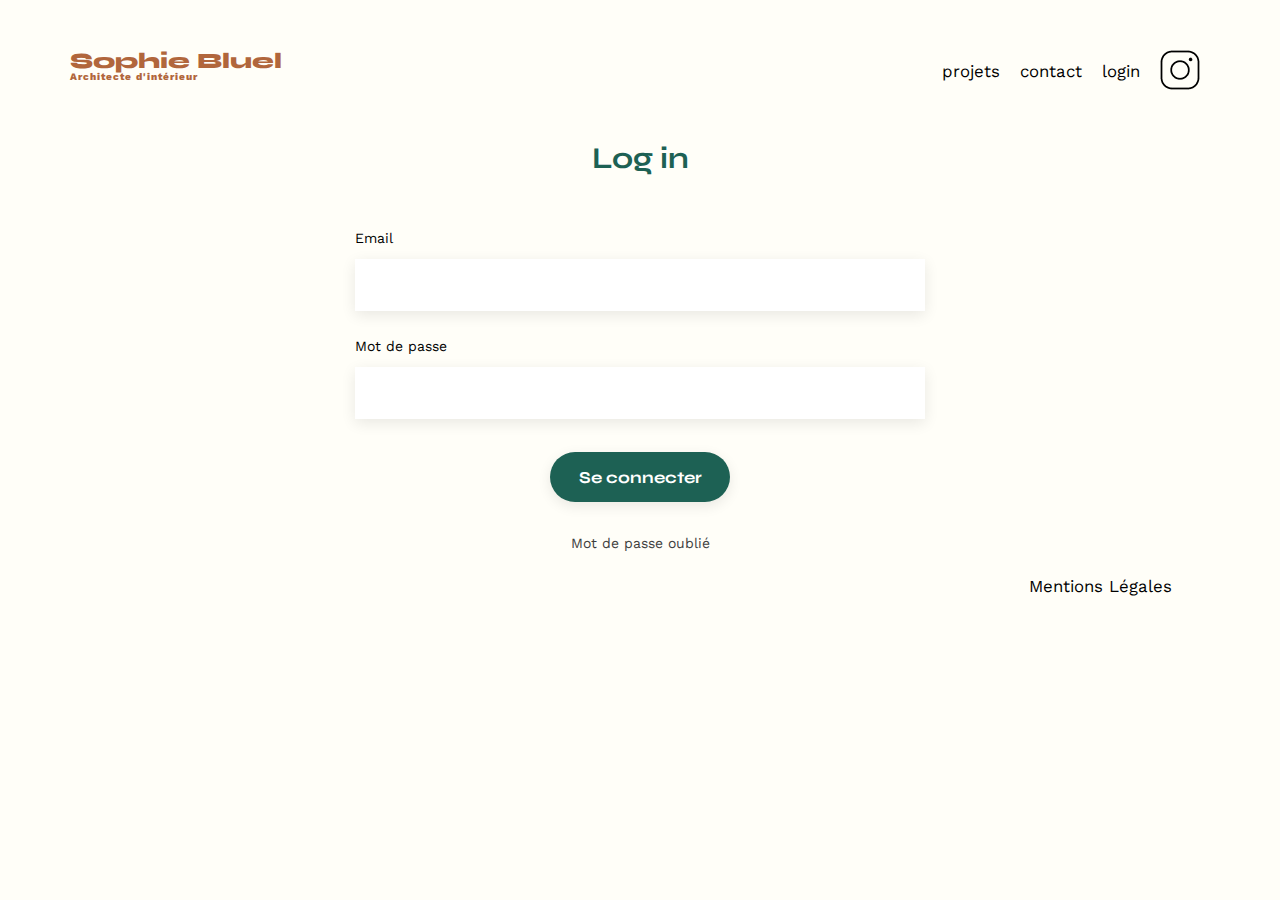
<file: FrontEnd/login.html>
<!DOCTYPE html>
<html lang="fr">

<head>
	<meta charset="UTF-8">
	<title>Sophie Bluel - Architecte d'intérieur</title>
	<meta name="viewport" content="width=device-width, initial-scale=1.0">
	<link rel="preconnect" href="https://fonts.googleapis.com">
	<link rel="preconnect" href="https://fonts.gstatic.com" crossorigin>
	<link href="https://fonts.googleapis.com/css2?family=Syne:wght@700;800&family=Work+Sans&display=swap"
		rel="stylesheet">
	<meta name="description" content="">
	<link rel="stylesheet" href="./assets/style.css">
</head>

<body>
	<main>
		<header>
			<h1>Sophie Bluel <span>Architecte d'intérieur</span></h1>
			<nav>
				<ul>
					<li>projets</li>
					<li>contact</li>
					<li>login</li>
					<li>logout</li>
					<li><img src="./assets/icons/instagram.png" alt="Instagram"></li>
				</ul>
			</nav>
		</header>
		

		<section id="contact">
			<h2>Log in</h2>

			<form>
				<label for="email">Email</label>
				<input type="email" name="email" id="email">
				<label for="password">Mot de passe</label>
				<input type="password" name="password" id="password">

				<input type="submit" value="Se connecter">
				<a href="#">Mot de passe oublié</a>
			</form>
		</section>
	</main>

	<footer>
		<nav>
			<ul>
				<li>Mentions Légales</li>
			</ul>
		</nav>
	</footer>
	<script src="./assets/javascript/login.js"></script>
</body>

</html>
</file>
<file: FrontEnd/assets/style.css>
/* http://meyerweb.com/eric/tools/css/reset/
   v2.0 | 20110126
   License: none (public domain)
*/

html, body, div, span, applet, object, iframe,
h1, h2, h3, h4, h5, h6, p, blockquote, pre,
a, abbr, acronym, address, big, cite, code,
del, dfn, em, img, ins, kbd, q, s, samp,
small, strike, strong, sub, sup, tt, var,
b, u, i, center,
dl, dt, dd, ol, ul, li,
fieldset, form, label, legend,
table, caption, tbody, tfoot, thead, tr, th, td,
article, aside, canvas, details, embed,
figure, figcaption, footer, header, hgroup,
menu, nav, output, ruby, section, summary,
time, mark, audio, video {
	margin: 0;
	padding: 0;
	border: 0;
	font-size: 100%;
	font: inherit;
	vertical-align: baseline;
}
/* HTML5 display-role reset for older browsers */
article, aside, details, figcaption, figure,
footer, header, hgroup, menu, nav, section {
	display: block;
}
body {
	line-height: 1;
}
ol, ul {
	list-style: none;
}
blockquote, q {
	quotes: none;
}
blockquote:before, blockquote:after,
q:before, q:after {
	content: '';
	content: none;
}
table {
	border-collapse: collapse;
	border-spacing: 0;
}
/** end reset css**/
body {
	max-width: 1140px;
	margin:auto;
	font-family: 'Work Sans' ;
	font-size: 14px;
	background-color: #FFFEF8;
}

a {
	color:#000000;
	text-decoration: none;

}
a:hover {
	color: #B1663C;
}
.shadow {
    position: fixed;
	top:0;
	left:0;
	width: 100vw;
	height: 100vh;
	background:#333333b7;
	display: none;

} 
.divCloseModal {
	width: 100vw;
	height: 100vh;
}

/****modale*******/
.galleryModal img{
	width: 76px;
	height: 102px;
	
}
.galleryModal {
	display: grid;
	grid-template-columns: 1fr 1fr 1fr 1fr 1fr;
	padding: 100px;
	gap:15px;
}
.modale h3, .modifyWork h3 {
	font-size: 26px;
	font-weight: 400;
	padding-top: 50px;
	font-family: "Work Wans";
}
#minPicture{
	position: relative;
}
#minPicture  i{
	position: absolute;
	top:5px;
	right:5px;
	background-color: #000000;
	color: white;
	padding:5px;
	border-radius: 3px;
	cursor: pointer;

}
.border-bottom {
	border: 1px solid #b3b3b3;
	width: 400px;
	position: absolute;
	top: 560px;
	left: 110px;	
}

.modale {
	top:50%;
	left: 50%;
	position: absolute;
	border-radius: 10px;
	width: 630px;
	transform: translate(-50%, -50%);
	height: 688px;
	border: 1px solid rgb(194, 194, 153);
	text-align: center;
	display: none;
	background-color:#FFF;
	position: fixed;

}


.modale.active {
	display: block;
}
.close {
	position: absolute;
	right: 20px;
	top:20px;
	cursor: pointer;

}
.modale button, .modifyWork button {
	background-color: #1D6154;
	color:#FFF;
	border-radius: 20px;
	width: 237px;
	height: 36px;
	font-weight: 700;
	font-size: 14px;
	font-family: Syne;
	border:transparent;
	cursor: pointer;
} 

#btnSubmit {
	background-color:#A7A7A7 ;
	margin-top: 80px;
	cursor:not-allowed;
} 


.modifyWork {
	top:50%;
	left: 50%;
	position: absolute;
	border-radius: 10px;
	width: 630px;
	transform: translate(-50%, -50%);
	height: 688px;
	border: 1px solid rgb(194, 194, 153);
	text-align: center;
	display: none;
	background-color:#FFF;
	position: fixed;
}
.modifyWork.active {
	display: block;

}
.modifyWork form{
	margin-top: 20px;
	display: flex;
	flex-direction: column;
	justify-content: center;
	align-items: center;
	gap:5px
	
}
.modifyWork label{
	text-align: left;
}
.modifyWork input, select{
	width: 420px;
	height: 51px;
	border: none;
	box-shadow: 0 4px 14px 0 rgba(0, 0, 0, 0.09);
}
.arrowReturn {
	position: absolute;
	top:20px;
	left:20px;
	cursor: pointer;
}
.ajouterPhoto {
	width: 420px;
	height: 169px;
	background-color: #E8F1F6;
	margin: 100px 105px 0 105px;
	display: flex;
	flex-direction: column;
	justify-content: center;
	align-items: center;
	gap:5px;
	border-radius: 3px;
}
.ajouterPhoto i {
	color: #B9C5CC;
}

#btnAddPicture {
	border-radius: 50px;
	border: none;
	background-color: #B9C5CC;
	color: #306685;
	width: 173px;
	height: 36px;
	display: flex;
	justify-content: center;
	align-items: center;
	cursor:pointer;
}
header {
	display: flex;
	justify-content: space-between;
	margin: 50px 0;

}
#filePicture {
	display: none;
}

#previewPicture {
	position: absolute;
	top:195px;
	width: 129px;
	height: 169px;
	object-fit: cover;
	visibility: hidden;
	
} 
/***ajout***/
.blackspace {
	height: 59px;
	width: 100%;
	background-color: #000000;
	color:#FFF;
	display: flex; 
	justify-content: center; 
	align-items: center;
	gap:7px;
	visibility: hidden;
	
	
	
}
/* .blackspace i {
	cursor: pointer;
} */

section {
	margin: 50px 0
}

h1{
	display: flex;
	flex-direction: column;
	font-family: 'Syne';
	font-size: 22px;
	font-weight: 800;
	color: #B1663C
}

h1 > span {
	font-family: 'Work Sans';
	font-size:10px;
	letter-spacing: 0.1em;

}

h2{
	font-family: 'Syne';
	font-weight: 700;
	font-size: 30px;
	color: #1D6154
}
nav ul {
	display: flex;
	align-items: center;
	list-style-type: none;
}
nav li {
	padding: 0 10px;
	font-size: 1.2em;
}
nav a {
	text-decoration: none;

}
/***ajout****/
nav li:nth-child(4) {
	display: none;
	/* color:black; */
}

li:hover {
	color: #B1663C;
}
#introduction {
	display: flex;
	align-items: center;
}
#introduction figure {
	flex: 1
}
#introduction img {
	display: block;
	margin: auto;
	width: 80%;
}

#introduction article {
	flex: 1
}
#introduction h2 {
	margin-bottom: 1em;
}

#introduction p {
	margin-bottom: 0.5em;
}
#portfolio h2 {
	text-align: center;
	margin-bottom: 1em;
}
/***ajout étudiant***/
#portfolio .portfolio-modif {
	display: flex;
	justify-content: center;
	align-items:last baseline; 
	gap:15px;
	color: #000000;
}

.modifier {
	display: flex;
	gap: 7px;
	visibility: hidden;
}
.modifier i {
	cursor: pointer;
}

#portfolio .filters {
	display: flex;
	justify-content: center;
	gap: 10px;
	margin-bottom: 30px;
	color:  #1D6154;		
	
}
/* 
 #portfolio .filter span {
	background-color: white;
} 

#portfolio .filters span:nth-child(1) {
	background-color:#1D6154;
} */


.filters span:nth-child(1) {
	background-color: #1D6154;
	color: #FFF;
}
#portfolio span.active{
	background-color: #1D6154;
	color: #FFF;
}
#portfolio span {
	border: 1px solid  #1D6154;
	border-radius: 20px;
	padding:  8px 10px;
	transition: all 400ms;

}

#portfolio img {
	width: 100%;
	height: 100%;
	max-height: 507px;
	object-fit: cover;
}

#portfolio span:hover {
	background-color: #1D6154;
	color:white;
	transform: scale(1.03);

}
.gallery {
	width: 100%;
	display: grid;
	grid-template-columns: 1fr 1fr 1fr;
	grid-column-gap: 20px;
	grid-row-gap: 20px;
}

.gallery img {
	width: 100%;

}
#contact {
	width: 50%;
margin: auto;
}
#contact > * {
	text-align: center;

}
#contact h2{
	margin-bottom: 20px;
}
#contact form {
	text-align: left;
	margin-top:30px;
	display: flex;
	flex-direction: column;
}

#contact input {
	height: 50px;
	font-size: 1.2em;
	border: none;
	box-shadow: 0px 4px 14px rgba(0, 0, 0, 0.09);
}
#contact label {
	margin: 2em 0 1em 0;
}
#contact textarea {
	border: none;
	box-shadow: 0px 4px 14px rgba(0, 0, 0, 0.09);
}



footer nav ul {
	display: flex;
	justify-content: flex-end;
	margin: 2em;
}

/********CSS page login**********/


#contact a {
	color:#3D3D3D;
	text-align: center;
	/* font-weight: 500; */
	/* font-size: 14px; */
	font-family: Work Sans;
}
 
input[type="submit"]{
	font-family: 'Syne';
	font-weight: 700;
	color: white;
	background-color: #1D6154;
	margin : 2em auto ;
	width: 180px;
	text-align: center;
	border-radius: 60px ;
	cursor: pointer;
}
</file>
